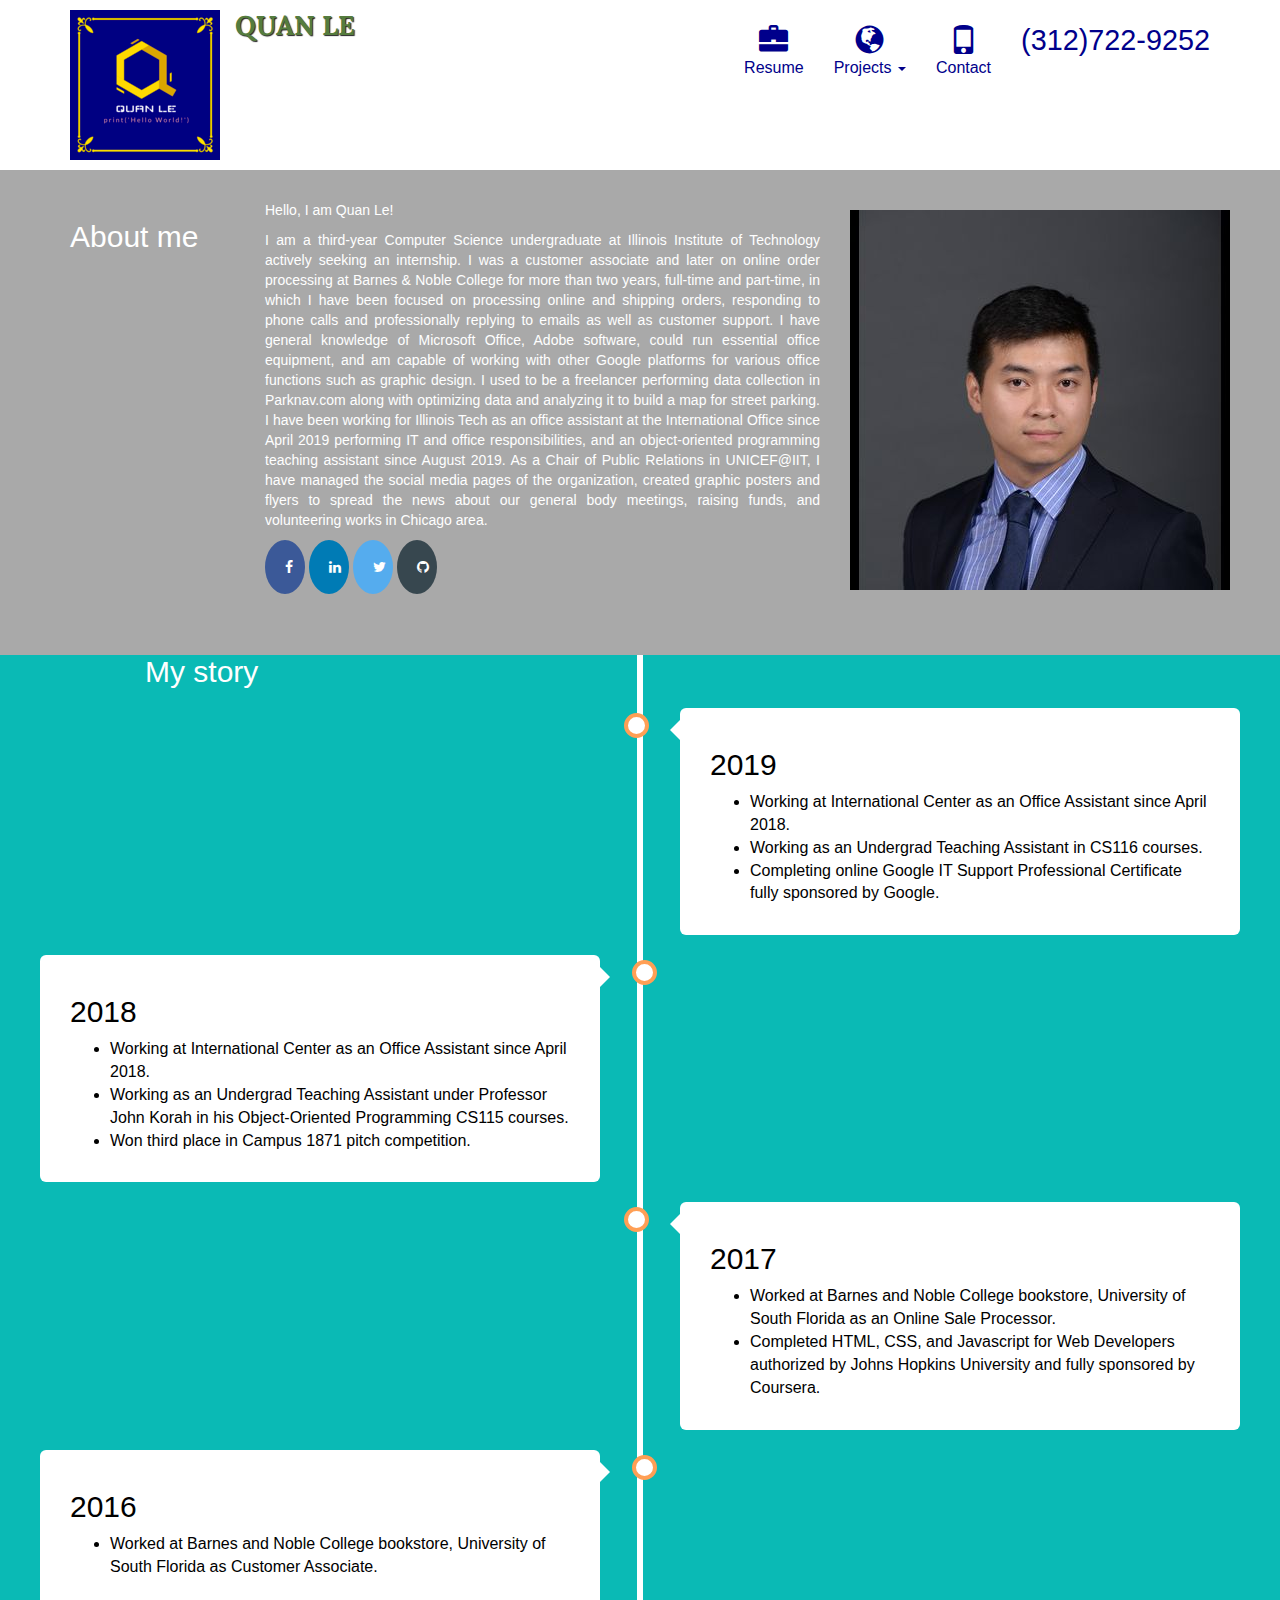
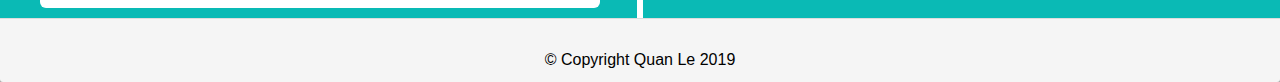
<file: index.html>
<!doctype html>
<html class="quanle_us" style="" lang="en">
	<head>
		<meta charset="utf-8">
		<meta http-equiv="X-UA-Compatible" content="IE=edge">
    		<meta name="viewport" content="width=device-width, initial-scale=1">
    		<title>Quan Le</title>
    		<link rel="stylesheet" href="css/bootstrap.min.css">
    		<link rel="stylesheet" href="css/styles.css">
    		<link href='https://fonts.googleapis.com/css?family=Oxygen:400,300,700' rel='stylesheet' type='text/css'>
    		<link rel="stylesheet" href="https://cdnjs.cloudflare.com/ajax/libs/font-awesome/4.7.0/css/font-awesome.min.css">
    		<link href='https://fonts.googleapis.com/css?family=Lora' rel='stylesheet' type='text/css'>
  	</head>

<body data-gr-c-s-loaded="true">
	<header>
		<nav id="header-nav" class="navbar navbar-default navbar-fixed-top">
      		<div class="container">
        		<div class="navbar-header">
          			<a href="index.html" class="pull-left visible-md visible-lg">
            			<div id="logo-img" title="Logo Image"></div>
          			</a>
          			<div class="navbar-brand">
            			<a href="index.html"><h1>Quan Le</h1></a>
            			<!-- <p>
              				<span>
              					<p>printf ('Hello World!')</p>
              					<p>putStrLn "Hello World!"</p>	
              					<p>console.log('Hello World!')</p>
              					<p>System.out.println("Hello World!")</p>
              				</span>
            			</p> -->
          			</div>
          			<button id="navbarToggle" type="button" class="navbar-toggle collapsed" data-toggle="collapse" data-target="#collapsable-nav" aria-expanded="false">
            			<span class="sr-only">Toggle navigation</span>
            			<span class="icon-bar"></span>
            			<span class="icon-bar"></span>
            			<span class="icon-bar"></span>
          			</button>
        		</div>	
        		<div id="collapsable-nav" class="collapse navbar-collapse">
	           		<ul id="nav-list" class="nav navbar-nav navbar-right">
	            		<li id="navHomeButton" class="visible-xs active">
	              			<a href="index.html">
	                			<span class="glyphicon glyphicon-home"></span>Home
	                		</a>
	            		</li>

	            		<li id="navResumeButton">
	              			<a href="../PersonalWebsite/resume.html" target="_blank" onclick="$dc.loadResume();">
	                			<span class="glyphicon glyphicon-briefcase"></span><br class="hidden-xs">Resume
	                		</a>
	            		</li>

	            		<li>
	              			<a class="dropdown-toggle" data-toggle="dropdown" href="#">
	                			<span class="glyphicon glyphicon-globe"></span><br class="hidden-xs">Projects
	                			<b class="caret"></b>
	                		</a>
	                		<ul class="dropdown-menu">
	                			<li>
	                				<a href="/java">Java</a>
	                			</li>
	                			<li>
	                				<a href="/Javascript">Javascript</a>
	                			</li>
	                			<li>
	                				<a href="/Python">Python</a>
	                			</li>
	                		</ul>
	            		</li>

	            		<li>
	              			<a href="#">
	                			<span class="glyphicon glyphicon-phone"></span><br class="hidden-xs contact">Contact
	                		</a>
	            		</li>

	            		<li id="phone" class="hidden-xs">
	              			<a href="tel:312-722-9252">
	                			<span>(312)722-9252</span>
	                		</a>
	            		</li>

	          		</ul><!-- #nav-list -->
	        	</div><!-- .collapse .navbar-collapse -->
	      	</div><!-- .container -->
    	</nav><!-- #header-nav -->
    	<div id="call-btn" class="visible-xs">
    	<a class="btn" href="tel:312-722-9252">
    		<span class="glyphicon glyphicon-earphone"></span>
    			(312)722-9252
    	</a>
  	</div>
  	</header>

  	<section id="about" class="about">
  		<div class="container">
  			<div class="row">
  				<div class="col-md-2 col-sm-2 col-xs-12">
  					<div class="section-title">
  						<h2>
  							About
  							<span>me</span>
  						</h2>
  					</div>
  				</div>
  			 	<div class="col-md-6 col-sm-6 col-xs-12">
  			 		<div class="single-about">
  			 			<p class="bolt">
  			 				Hello, I am Quan Le!
  			 			</p>
  			 			<p>
  			 				I am a third-year Computer Science undergraduate at Illinois Institute of Technology actively seeking an internship. I was a customer associate and later on online order processing at Barnes & Noble College for more than two years, full-time and part-time, in which I have been focused on processing online and shipping orders, responding to phone calls and professionally replying to emails as well as customer support. I have general knowledge of Microsoft Office, Adobe software, could run essential office equipment, and am capable of working with other Google platforms for various office functions such as graphic design. I used to be a freelancer performing data collection in Parknav.com along with optimizing data and analyzing it to build a map for street parking. I have been working for Illinois Tech as an office assistant at the International Office since April 2019 performing IT and office responsibilities, and an object-oriented programming teaching assistant since August 2019. As a Chair of Public Relations in UNICEF@IIT, I have managed the social media pages of the organization, created graphic posters and flyers to spread the news about our general body meetings, raising funds, and volunteering works in Chicago area.
  			 				<!-- <div class="LI-profile-badge"  data-version="v1" data-size="medium" data-locale="en_US" data-type="horizontal" data-theme="dark" data-vanity="quan-le-5932b8160"><a class="LI-simple-link" href='https://www.linkedin.com/in/quan-le-5932b8160?trk=profile-badge'>Quan Le</a></div> -->
  			 			</p>
						<div id="social">
							<a class="fa fa-facebook" href='https://www.facebook.com/5175616e4c65' target="_blank"></a>
							<a class="fa fa-linkedin" href='https://www.linkedin.com/in/quan-le-5932b8160/' target="_blank"></a>
							<a class="fa fa-twitter" href='https://twitter.com/QuanLe71789131' target="_blank"></a>
							<a class="fa fa-github" href='https://github.com/Quananhle' target="_blank"></a>	
						</div>
  			 		</div>
  			 	</div>
  			 	<div class="col-md-4 col-sm-4 col-xs-12">
  			 		<div class="portrait">
  			 			<div id="portrait-img" title="Portrait Image"></div>
  			 		</div>
  			 	</div>
  			 </div>
  		</div>
  	</section>
  	<div class="timeline">
  		<div id="timeline-title">
  			<h2>
  				<span>My story</span>
  			</h2>
  		</div>
  		<div class="container1 right">
	    	<div class="content">
	      		<h2>2019</h2>
	      				<ul>
		      				<li>Working at International Center as an Office Assistant since April 2018. </li>
		      				<li>Working as an Undergrad Teaching Assistant in CS116 courses. </li>
		      				<li>Completing online Google IT Support Professional Certificate fully sponsored by Google. </li>
		      			</ul>
	    	</div>
	  	</div>
	  	<div class="container1 left">
	   		<div class="content">
	      		<h2>2018</h2>
	      				<ul>
		      				<li>Working at International Center as an Office Assistant since April 2018. </li>
		      				<li>Working as an Undergrad Teaching Assistant under Professor John Korah in his Object-Oriented Programming CS115 courses. </li>
		      				<li>Won third place in Campus 1871 pitch competition. </li>
		      			</ul>
	    	</div>
	 	</div>
	  	<div class="container1 right">
	    	<div class="content">
	      		<h2>2017</h2>
	      				<ul>
	      					<li>Worked at Barnes and Noble College bookstore, University of South Florida as an Online Sale Processor. </li>
	      					<li>Completed HTML, CSS, and Javascript for Web Developers authorized by Johns Hopkins University and fully sponsored by Coursera. </li>
	      				</ul>
	    	</div>
	  	</div>
	  	<div class="container1 left">
	   		<div class="content">
	      		<h2>2016</h2>
	      				<ul>
	      					<li>Worked at Barnes and Noble College bookstore, University of South Florida as Customer Associate. </li>
	      				</ul>
	    	</div>
	 	</div>
	</div> 		
	<div id="main-content" class="container"></div>
  		<footer class="panel-footer">
    		<div class="container">
      			<div class="row"></div>
     			<div class="text-center">&copy; Copyright Quan Le 2019</div>
    		</div>
  		</footer>
  <!-- jQuery (Bootstrap JS plugins depend on it) -->
  <script src="js/jquery-2.1.4.min.js"></script>
  <script src="js/bootstrap.min.js"></script>
  <script src="js/ajax-utils.js"></script>
  <script src="js/script.js"></script>
</body>
</html>
</file>
<file: css/styles.css>
body {
  font-size: 16px;
  color: white;
  background-color: darkgray;
  font-family: Helvetica, sans-serif;
}

/** HEADER **/
#header-nav {
  background-color: white;
  border-radius: 0;
  border: 0;
  position: fixed;
  width: 100%;
  top: 0;
}
#logo-img {
  background: url('../images/logo.png') no-repeat;
  width: 150px;
  height: 150px;
  margin: 10px 15px 10px 0;
}
.navbar-brand h1 { /* Name */
  font-family: 'Lora', serif;
  color: #557c3e;
  font-size: 1.5em;
  text-transform: uppercase;
  font-weight: bold;
  text-shadow: 1px 1px 1px #222;
  margin-top: 0;
  margin-bottom: 0;
  line-height: .75;
}
.navbar-brand p { /* Hello */
  color: #000;
  text-transform: uppercase;
  font-size: .6em;
  margin-top: 10px;
}

#nav-list {
  margin-top: 10px;
}
#nav-list a {
  color: darkblue;
  text-align: center;
}
#nav-list a:hover {
  background: #E7E7E7;
}
#nav-list a span {
  font-size: 1.8em;
}

#phone {
  margin-top: 5px;
}
#phone a { /* Phone number */
  text-align: right;
  padding-bottom: 0;
}

.navbar-header button.navbar-toggle, .navbar-header .icon-bar {
  border: 1px solid #61122f;
}
.navbar-header button.navbar-toggle {
  clear: both;
  margin-top: -30px;
}
.single-about {
  text-align: justify;
  font-family: sans-serif;
  font-size: 14px;
}
/* END HEADER */

*/

/* FOOTER */
.panel-footer {
  margin-top: 30px;
  padding-top: 35px;
  padding-bottom: 30px;
  background-color: #222;
  border-top: 0;
}
.panel-footer div.row {
  margin-bottom: 35px;
  margin-top: -15px;
}
.text-center {
  color: black;
}
/* END FOOTER */



/* HOME PAGE */
.container .jumbotron {
  box-shadow: 0 0 50px #3F0C1F;
  border: 2px solid #3F0C1F;
}
#about {
  margin-top: 200px;
  align-content: justify;
}
#portrait-img{
  position: relative;
  box-sizing: border-box;
  width: 385px;
  height: 385px;
  margin: 10px 15px 10px 0;
  background: url('../images/background-img.jpeg') no-repeat;
}

/* TIMELINE */
#timeline-title {
  position: relative;
  color: white;
  margin-top: 50px;
  margin-left: 145px;
  align-content: justify;
}
/* The actual timeline (the vertical ruler) */
.timeline {
  position: relative;
  max-width: 100%;
  margin: 0 auto;
  background-color: #0ABAB5;
  color: black;
}

/* The actual timeline (the vertical ruler) */
.timeline::after {
  content: '';
  position: absolute;
  width: 6px;
  background-color: white;
  top: 0;
  bottom: 0;
  left: 50%;
  margin-left: -3px;
}

/* Container around content */
.container1 {
  padding: 10px 40px;
  position: relative;
  background-color: inherit;
  width: 50%;
}

/* The circles on the timeline */
.container1::after {
  content: '';
  position: absolute;
  width: 25px;
  height: 25px;
  right: -17px;
  background-color: white;
  border: 4px solid #FF9F55;
  top: 15px;
  border-radius: 50%;
  z-index: 1;
}

/* Place the container to the left */
.left {
  left: 0;
}

/* Place the container to the right */
.right {
  left: 50%;
}

/* Add arrows to the left container (pointing right) */
.left::before {
  content: " ";
  height: 0;
  position: absolute;
  top: 22px;
  width: 0;
  z-index: 1;
  right: 30px;
  border: medium solid white;
  border-width: 10px 0 10px 10px;
  border-color: transparent transparent transparent white;
}

/* Add arrows to the right container (pointing left) */
.right::before {
  content: " ";
  height: 0;
  position: absolute;
  top: 22px;
  width: 0;
  z-index: 1;
  left: 30px;
  border: medium solid white;
  border-width: 10px 10px 10px 0;
  border-color: transparent white transparent transparent;
}

/* Fix the circle for containers on the right side */
.right::after {
  left: -16px;
}

/* The actual content */
.content {
  padding: 20px 30px;
  background-color: white;
  position: relative;
  border-radius: 6px;
}

/* Media queries - Responsive timeline on screens less than 600px wide */
@media screen and (max-width: 600px) {
/* Place the timelime to the left */
  .timeline::after {
    left: 31px;
  }

/* Full-width containers */
  .container1 {
    width: 100%;
    padding-left: 70px;
    padding-right: 25px;
  }

/* Make sure that all arrows are pointing leftwards */
  .container1::before {
    left: 60px;
    border: medium solid white;
    border-width: 10px 10px 10px 0;
    border-color: transparent white transparent transparent;
  }

/* Make sure all circles are at the same spot */
  .left::after, .right::after {
    left: 15px;
  }

/* Make all right containers behave like the left ones */
  .right {
    left: 0%;
  }
}
/* Icon */
.fa {
  padding: 20px;
  font-size: 30px;
  width: 30px;
  text-align: center;
  text-decoration: none;
  border-radius: 50%;
}
.fa-facebook {
  background: #3B5998;
  color: white;
}
.fa-linkedin {
  background: #007bb5;
  color: white;
}
.fa-twitter {
  background: #55ACEE;
  color: white;
}
.fa-github {
  background: #37474F;
  color: white;
}

/* END HOME PAGE */

/********** Large devices only **********/
@media (min-width: 1200px) {
  .container .jumbotron {
    background: url('../images/jumbotron_1200.jpg') no-repeat;
    height: 675px;
  }
}

/********** Medium devices only **********/
@media (min-width: 992px) and (max-width: 1199px) {
  /* Header */
  #logo-img {
    background: url('../images/logo.png') no-repeat;
    width: 100px;
    height: 100px;
    margin: 5px 5px 5px 0;
  }
  /* End Header */

  /* Home Page */
  .container .jumbotron {
    background: url('../images/jumbotron_992.jpg') no-repeat;
    height: 558px;
  }
  /* End Home Page */
  .container2 {
    align-items: center;
  }
}

/********** Small devices only **********/
@media (min-width: 768px) and (max-width: 991px) {
  /* Home Page */
  .container .jumbotron {
    background: url('../images/jumbotron_768.jpg') no-repeat;
    height: 432px;
  }
  /* End Home Page */
}

/********** Extra small devices only **********/
@media (max-width: 767px) {
  /* Header */
  .navbar-brand {
    padding-top: 10px;
    height: 80px;
  }
  .navbar-brand h1 { /* Name */
    padding-top: 10px;
    font-size: 5vw; /* 1vw = 1% of viewport width */
  }
  .navbar-brand p { /* Kosher cert */
    font-size: .6em;
    margin-top: 12px;
  }

  #collapsable-nav a { /* Collapsed nav text */
    font-size: 1.2em;
  }
  #collapsable-nav a span { /* Collapsed nav glyph */
    font-size: 1em;
    margin-right: 5px;
  }

  #call-btn > a {
    font-size: 1.5em;
    display: block;
    margin: 0 20px;
    padding: 10px;
    border: 2px solid #fff;
    background-color: #f6b319;
    color: #951c49;
  }
  #xs-deliver {
    margin-top: 5px;
    font-size: .7em;
    letter-spacing: .1em;
    text-transform: uppercase;
  }
  /* End Header */

  /* Footer */
  .panel-footer section {
    margin-bottom: 30px;
    text-align: center;
  }
  .panel-footer section:nth-child(3) {
    margin-bottom: 0; /* margin already exists on the whole row */
  }
  .panel-footer section hr {
    width: 50%;
  }
  /* End Footer */

  /* Home Page */
  .container .jumbotron {
    margin-top: 30px;
    padding: 0;
  }
}


/********** Super extra small devices Only :-) (e.g., iPhone 4) **********/
@media (max-width: 479px) {
  /* Header */
  .navbar-brand h1 { /* Restaurant name */
    padding-top: 5px;
    font-size: 6vw;
  }
  /* End Header */
  
  /* Home page */

  .col-xxs-12 {
    position: relative;
    min-height: 1px;
    padding-right: 15px;
    padding-left: 15px;
    float: left;
    width: 100%;
  }
}

/****** Resume ******/
#resume {
  position: relative;
  margin-top: 10px;
  align-content: justify;
  text-align: justify;
  box-sizing: border-box;
  width: 700px;
  height: 100px;
  padding: 30px;  
  border-color: transparent white transparent transparent;
}
.resume {
  position: relative;
  text-align: center;
  color: white;
  font-family: Helvetica;
}
</file>
